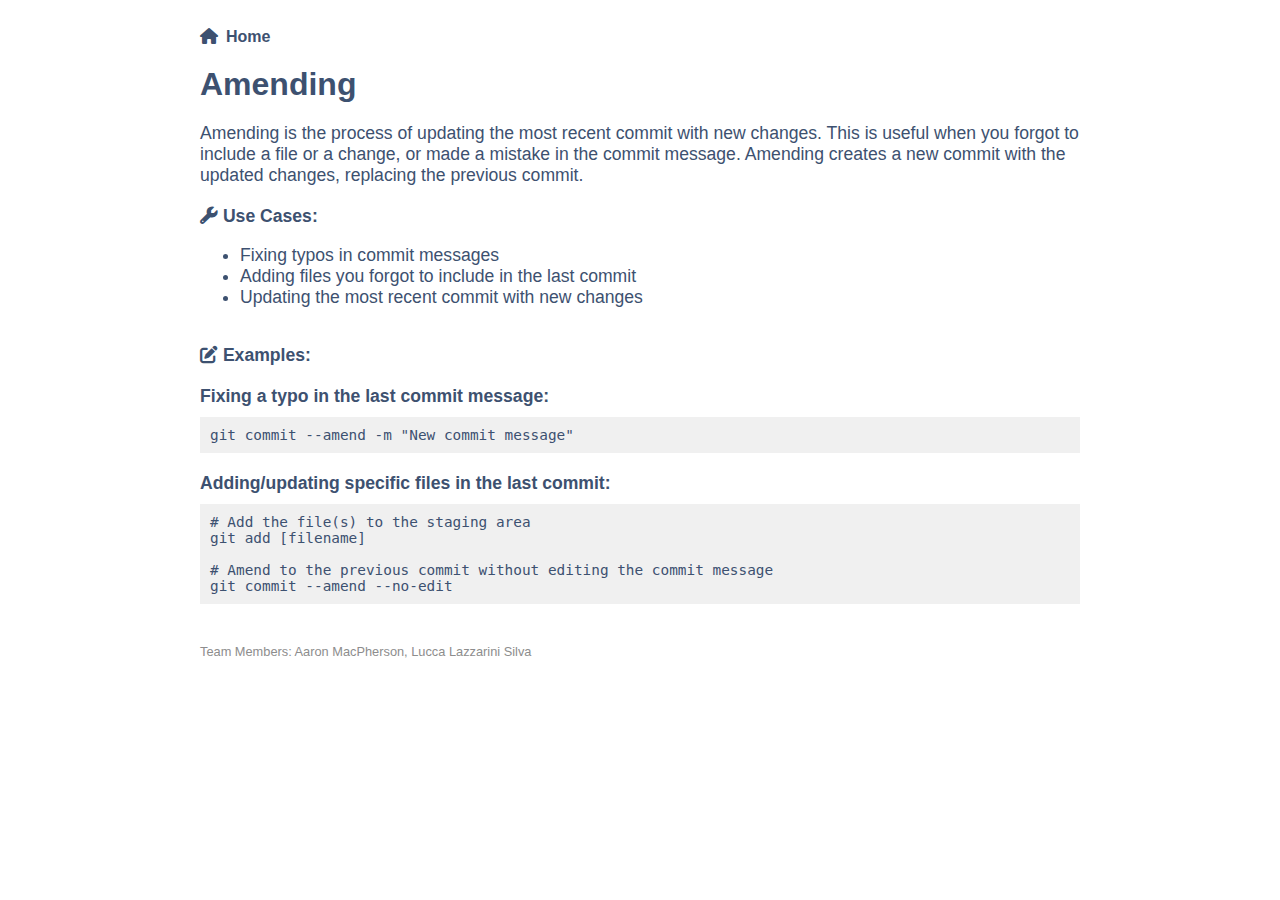
<file: amending.htm>
<!DOCTYPE html>
<html lang="en">
  <head>
    <meta charset="UTF-8" />
    <meta name="viewport" content="width=device-width, initial-scale=1.0" />
    <title>Git 101 : Amending</title>
    <link href="lib/fontawesome/css/all.css" rel="stylesheet" />
    <link rel="stylesheet" href="css/styles.css" />
  </head>
  <body class="g-base">
    <main id="p-topic">
      <nav id="s-navigation">
        <div class="nav-link">
          <i class="fas fa-home"></i><a href="index.html">Home</a>
        </div>
      </nav>

      <div id="s-title">Amending</div>

      <div id="s-definition">
        Amending is the process of updating the most recent commit with new
        changes. This is useful when you forgot to include a file or a change, or made a
        mistake in the commit message. Amending creates a new commit with the
        updated changes, replacing the previous commit.
      </div>

      <div id="s-use-cases">
        <div><i class="fa-solid fa-wrench"></i> Use Cases:</div>
        <ul>
          <li>Fixing typos in commit messages</li>
          <li>Adding files you forgot to include in the last commit</li>
          <li>Updating the most recent commit with new changes</li>
        </ul>
      </div>

      <div id="s-examples">
        <div><i class="fa-solid fa-pen-to-square"></i> Examples:</div>
        <div>
          <div><b>Fixing a typo in the last commit message:</b></div>
          <div class="code">git commit --amend -m "New commit message"</div>
        </div>
        <div>
          <div><b>Adding/updating specific files in the last commit:</b></div>
          <div class="code">
            # Add the file(s) to the staging area<br />
            git add [filename]<br /><br />

            # Amend to the previous commit without editing the commit message<br />
            git commit --amend --no-edit
          </div>
        </div>
      </div>

      <footer id="s-footer">
        Team Members: Aaron MacPherson, Lucca Lazzarini Silva
      </footer>
    </main>
  </body>
</html>
</file>
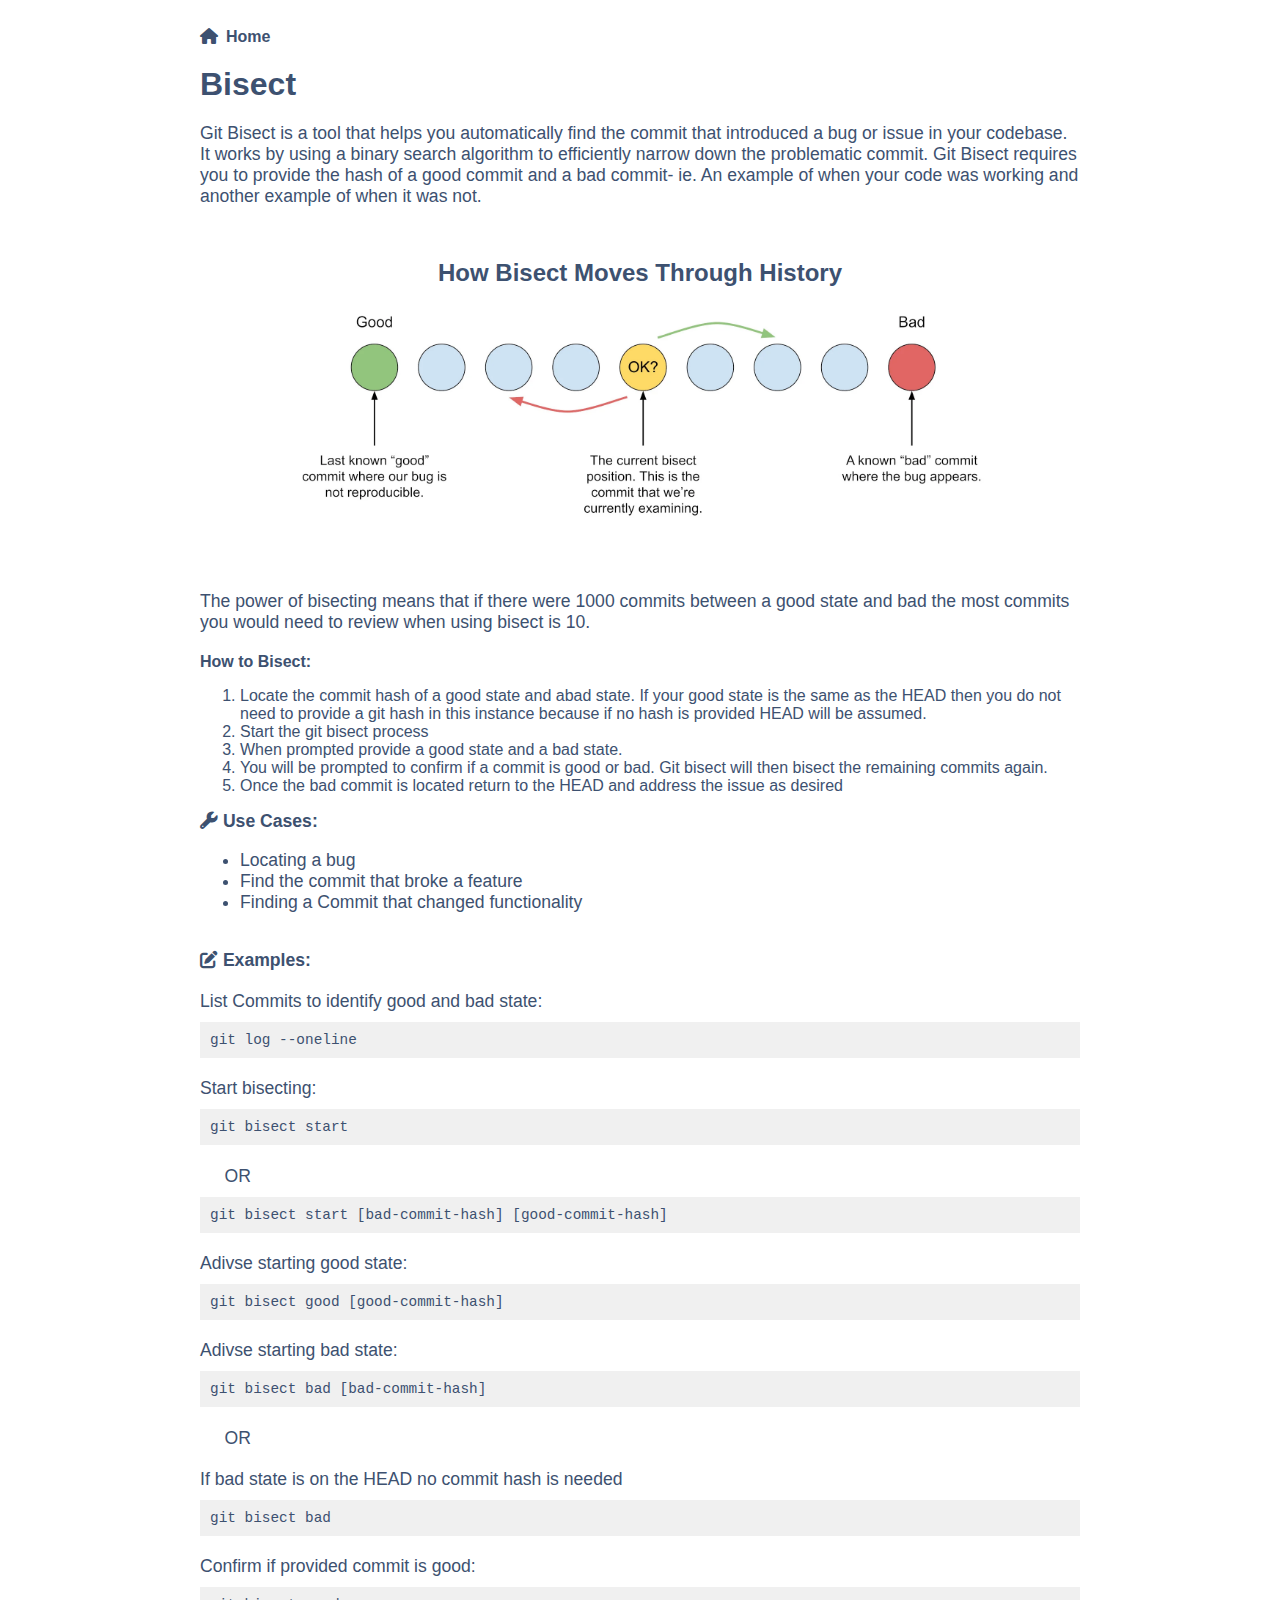
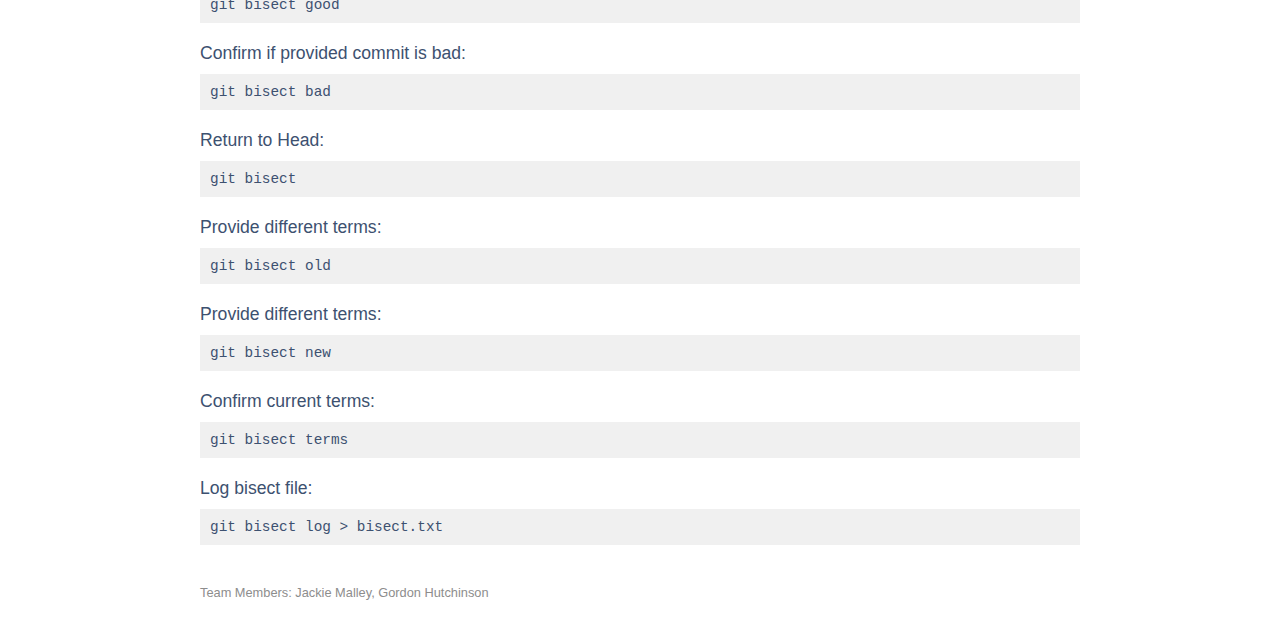
<file: bisect.htm>
<!DOCTYPE html>
<html lang="en">

<head>
    <meta charset="UTF-8">
    <meta name="viewport" content="width=device-width, initial-scale=1.0">
    <title>Git 101 : Bisect</title>
    <link href="lib/fontawesome/css/all.css" rel="stylesheet">
    <link rel="stylesheet" href="css/styles.css">
</head>

<body class="g-base">
    <main id="p-topic">
        <nav id="s-navigation">
            <div class="nav-link">
                <i class="fas fa-home"></i><a href="index.html">Home</a>
            </div>
        </nav>

        <div id="s-title">
            Bisect
        </div>

        <div id="s-definition">
            Git Bisect is a tool that helps you automatically find the commit that introduced a bug or issue in your
            codebase.
            It works by using a binary search algorithm to efficiently narrow down the problematic commit. Git Bisect
            requires you to provide
            the hash of a good commit and a bad commit- ie. An example of when your code was working and another example
            of when it was not.
        </div>

        <div style="text-align: center; margin-top: 2em; margin-bottom: 4em;">
            <h2>How Bisect Moves Through History </h2>
            <img src="images/Git_Bisect_Illustration.png" alt="bisect commit history" class="tutorial-image" width="80%"
                height="80%">
        </div>
        <div id="s-definition">The power of bisecting means that if there were 1000 commits between a good state and bad
            the most commits you would need to review when using bisect is 10.
        </div>

        <div><b>How to Bisect:</b></div>
        <ol>
            <li>Locate the commit hash of a good state and abad state. If your good state is the same as the HEAD then
                you
                do not need to provide a git hash in this instance because if no hash is provided HEAD will be assumed.
            </li>
            <li>Start the git bisect process </li>
            <li>When prompted provide a good state and a bad state. </li>
            <li>You will be prompted to confirm if a commit is good or bad. Git bisect will then bisect the remaining commits again. 
            </li>
            <li> Once the bad commit is located return to the HEAD and address the issue as desired</b></li>
        </ol>
        </div>

        <div id="s-use-cases">
            <div><i class="fa-solid fa-wrench"></i> Use Cases:</div>
            <ul>
                <li>Locating a bug</li>
                <li>Find the commit that broke a feature</li>
                <li>Finding a Commit that changed functionality</li>
            </ul>
        </div>

        <div id="s-examples">
            <div><i class="fa-solid fa-pen-to-square"></i> Examples:</div>
            <div>
                <div>List Commits to identify good and bad state:</div>
                <div class="code">git log --oneline</div>
            </div>
            <div>
                <div>Start bisecting:</div>
                <div class="code">git bisect start</div>
                <br>
                <div>&nbsp&nbsp&nbsp&nbsp OR</div>
                <div class="code">git bisect start [bad-commit-hash] [good-commit-hash]</div>
            </div>
            <div>
                <div>Adivse starting good state:</div>
                <div class="code">git bisect good [good-commit-hash]</div>
            </div>
            <div>
                <div>Adivse starting bad state:</div>
                <div class="code">git bisect bad [bad-commit-hash]</div>
                <br>
                <div>&nbsp&nbsp&nbsp&nbsp OR</div>
            </div>
            <div>
                <div>If bad state is on the HEAD no commit hash is needed</div>
                <div class="code">git bisect bad</div>
            </div>
            <div>
                <div>Confirm if provided commit is good:</div>
                <div class="code">git bisect good</div>
            </div>
            <div>
                <div>Confirm if provided commit is bad:</div>
                <div class="code">git bisect bad</div>
            </div>
            <div>
                <div>Return to Head:</div>
                <div class="code">git bisect </div>
            </div>
            <div>
                <div>Provide different terms:</div>
                <div class="code">git bisect old</div>
            </div>
            <div>
                <div>Provide different terms:</div>
                <div class="code">git bisect new</div>
            </div>
            <div>
                <div>Confirm current terms:</div>
                <div class="code">git bisect terms</div>
            </div>
            <div>
                <div>Log bisect file:</div>
                <div class="code">git bisect log > bisect.txt</div>
            </div>
            </div>

            <footer id="s-footer">
                Team Members: Jackie Malley, Gordon Hutchinson
            </footer>
    </main>
</body>

</html>
</file>
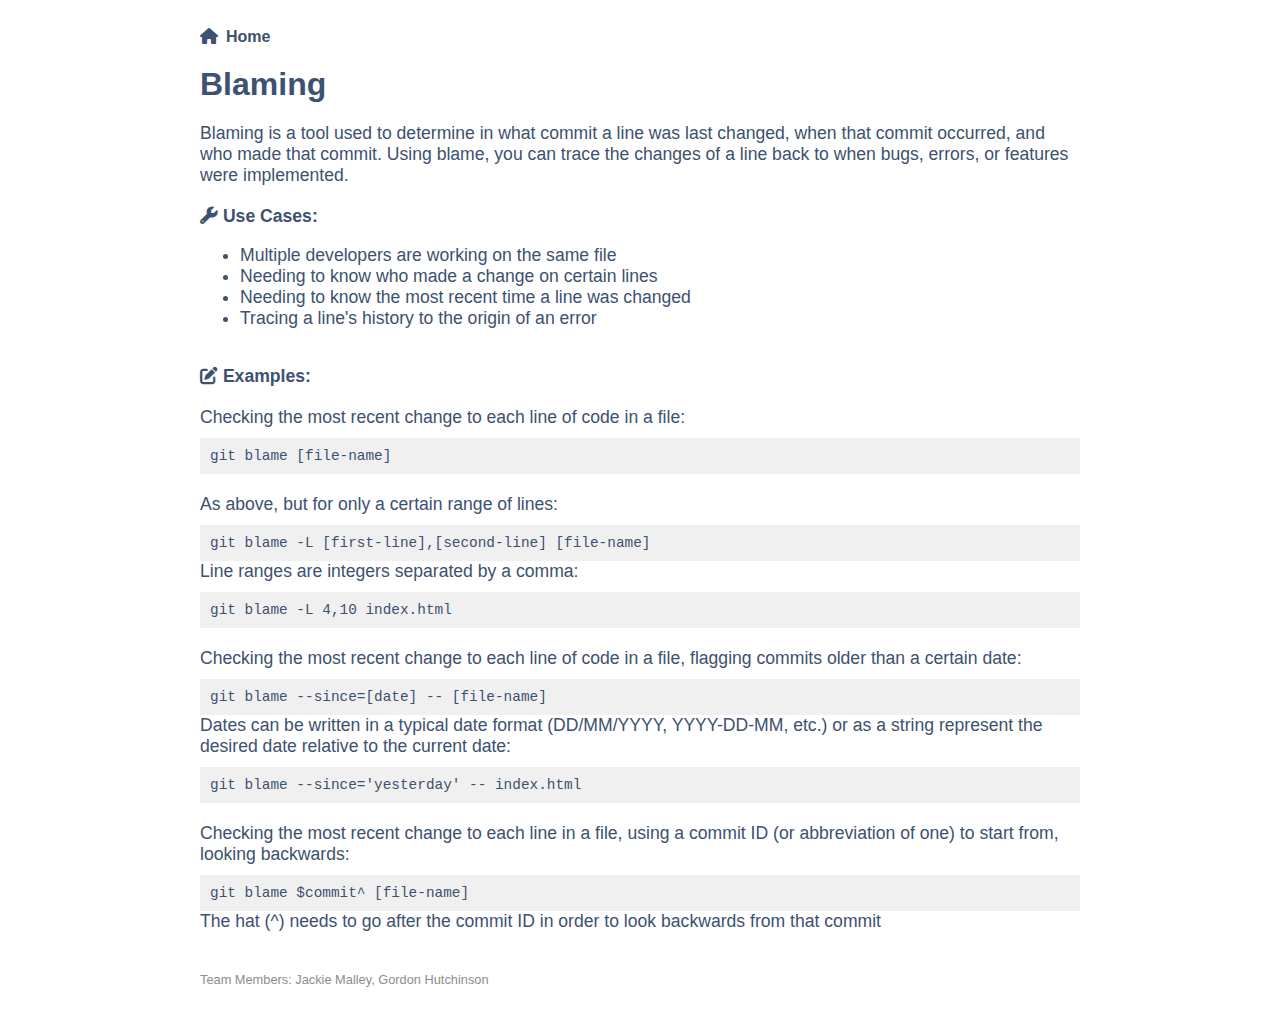
<file: blaming.htm>
<!DOCTYPE html>
<html lang="en">
  <head>
    <meta charset="UTF-8">
    <meta name="viewport" content="width=device-width, initial-scale=1.0">
    <title>Git 101 : Blaming</title>
    <link href="lib/fontawesome/css/all.css" rel="stylesheet">
    <link rel="stylesheet" href="css/styles.css">
  </head>
  <body class="g-base">
    <main id="p-topic">
      <nav id="s-navigation">
        <div class="nav-link">
          <i class="fas fa-home"></i><a href="index.html">Home</a>
        </div>
      </nav>
      
      <div id="s-title">
        Blaming
      </div>

      <div id="s-definition">
        Blaming is a tool used to determine in what commit a line was last changed, when that commit occurred, and who made that commit. Using blame, you can trace the changes of a line back to when bugs, errors, or features were implemented.
      </div>

      <div id="s-use-cases">
        <div><i class="fa-solid fa-wrench"></i> Use Cases:</div>
        <ul>
          <li>Multiple developers are working on the same file</li>
          <li>Needing to know who made a change on certain lines</li>
          <li>Needing to know the most recent time a line was changed</li>
          <li>Tracing a line's history to the origin of an error</li>
        </ul>
      </div>

      <div id="s-examples">
        <div><i class="fa-solid fa-pen-to-square"></i> Examples:</div>
        <div>
          <div>Checking the most recent change to each line of code in a file:</div>
          <div class="code">git blame [file-name]</div>
        </div>
        <div>
          <div>As above, but for only a certain range of lines:</div>
          <div class="code">git blame -L [first-line],[second-line] [file-name]</div>
          <div class="explanation">Line ranges are integers separated by a comma:</div>
          <div class="code">git blame -L 4,10 index.html</div>
        </div>
        <div>
          <div>Checking the most recent change to each line of code in a file, flagging commits older than a certain date:</div>
          <div class="code">git blame --since=[date] -- [file-name]</div>
          <div class="explanation">Dates can be written in a typical date format (DD/MM/YYYY, YYYY-DD-MM, etc.) or as a string represent the desired date relative to the current date:</div>
          <div class="code">git blame --since='yesterday' -- index.html</div>
        </div>
        <div>
          <div>Checking the most recent change to each line in a file, using a commit ID (or abbreviation of one) to start from, looking backwards:</div>
          <div class="code">git blame $commit^ [file-name]</div>
          <div class="explanation">The hat (^) needs to go after the commit ID in order to look backwards from that commit</div>
        </div>
      </div>

      <footer id="s-footer">
        Team Members: Jackie Malley, Gordon Hutchinson
      </footer>
    </main>
  </body>
</html>
</file>
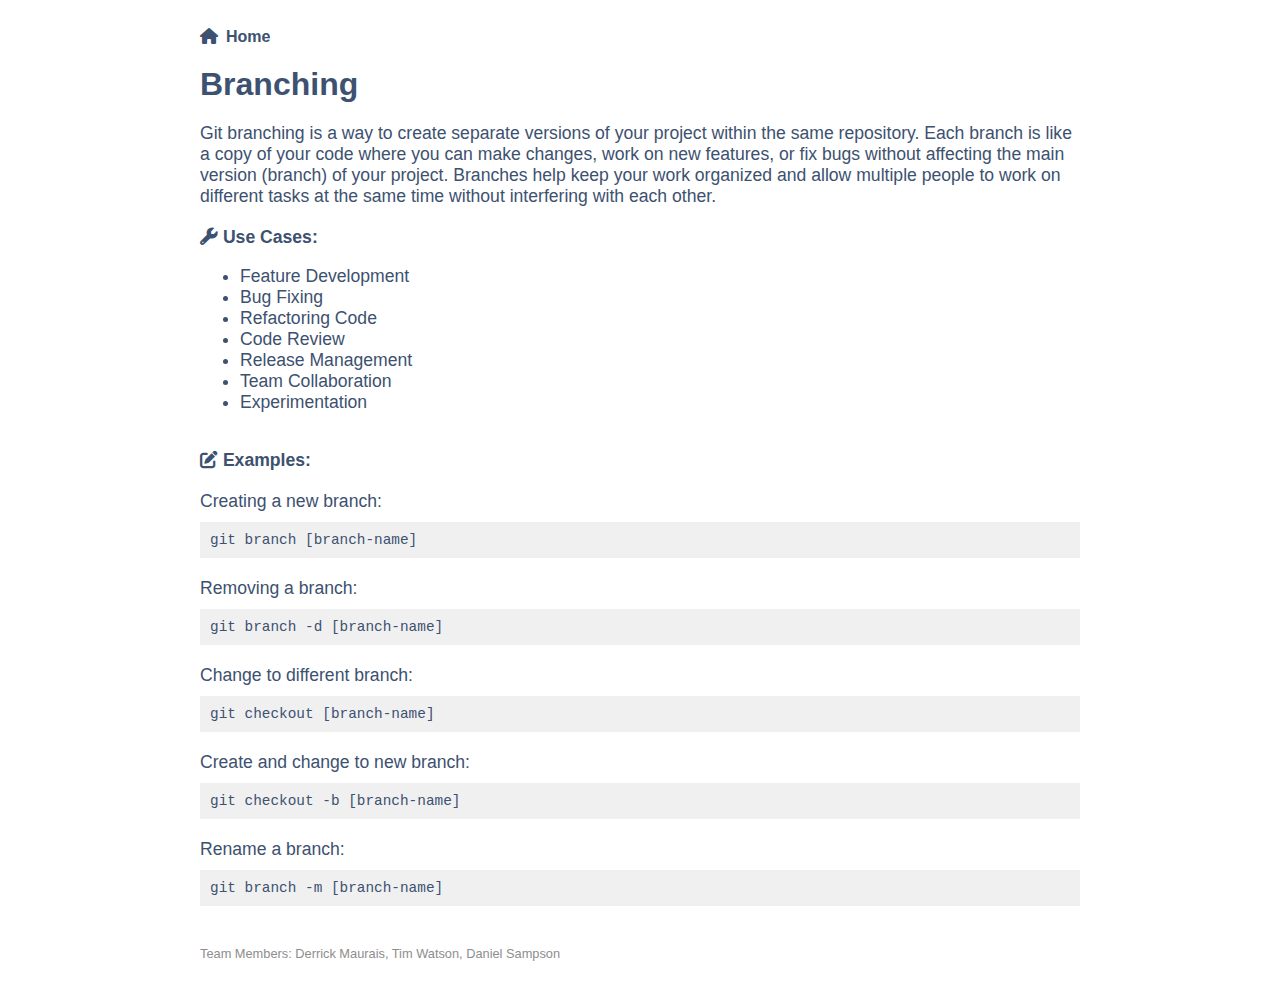
<file: branching.htm>
<!DOCTYPE html>
<html lang="en">

<head>
  <meta charset="UTF-8">
  <meta name="viewport" content="width=device-width, initial-scale=1.0">
  <title>Git 101 : Branching</title>
  <link href="lib/fontawesome/css/all.css" rel="stylesheet">
  <link rel="stylesheet" href="css/styles.css">
</head>

<body class="g-base">
  <main id="p-topic">
    <nav id="s-navigation">
      <div class="nav-link">
        <i class="fas fa-home"></i><a href="index.html">Home</a>
      </div>
    </nav>

    <div id="s-title">
      Branching
    </div>

    <div id="s-definition">
      Git branching is a way to create separate versions of your project within the same repository. Each
      branch is like a copy of your code where you can make changes, work on new features, or fix bugs without affecting
      the main version (branch) of your project. Branches help keep your work organized and allow multiple people to work on
      different tasks at the same time without interfering with each other.
    </div>

    <div id="s-use-cases">
      <div><i class="fa-solid fa-wrench"></i> Use Cases:</div>
      <ul>
        <li>Feature Development</li>
        <li>Bug Fixing</li>
        <li>Refactoring Code</li>
        <li>Code Review</li>
        <li>Release Management</li>
        <li>Team Collaboration</li>
        <li>Experimentation</li>

      </ul>
    </div>

    <div id="s-examples">
      <div><i class="fa-solid fa-pen-to-square"></i> Examples:</div>
      <div>
        <div>Creating a new branch:</div>
        <div class="code">git branch [branch-name]</div>
      </div>
      <div>
        <div>Removing a branch:</div>
        <div class="code">git branch -d [branch-name]</div>
      </div>
      <div>
        <div>Change to different branch:</div>
        <div class="code">git checkout [branch-name]</div>
      </div>
      <div>
        <div>Create and change to new branch:</div>
        <div class="code">git checkout -b [branch-name]</div>
      </div>
      <div>
        <div>Rename a branch:</div>
        <div class="code">git branch -m [branch-name]</div>
      </div>
    </div>


    <footer id="s-footer">
      Team Members: Derrick Maurais, Tim Watson, Daniel Sampson
    </footer>
  </main>
</body>

</html>
</file>
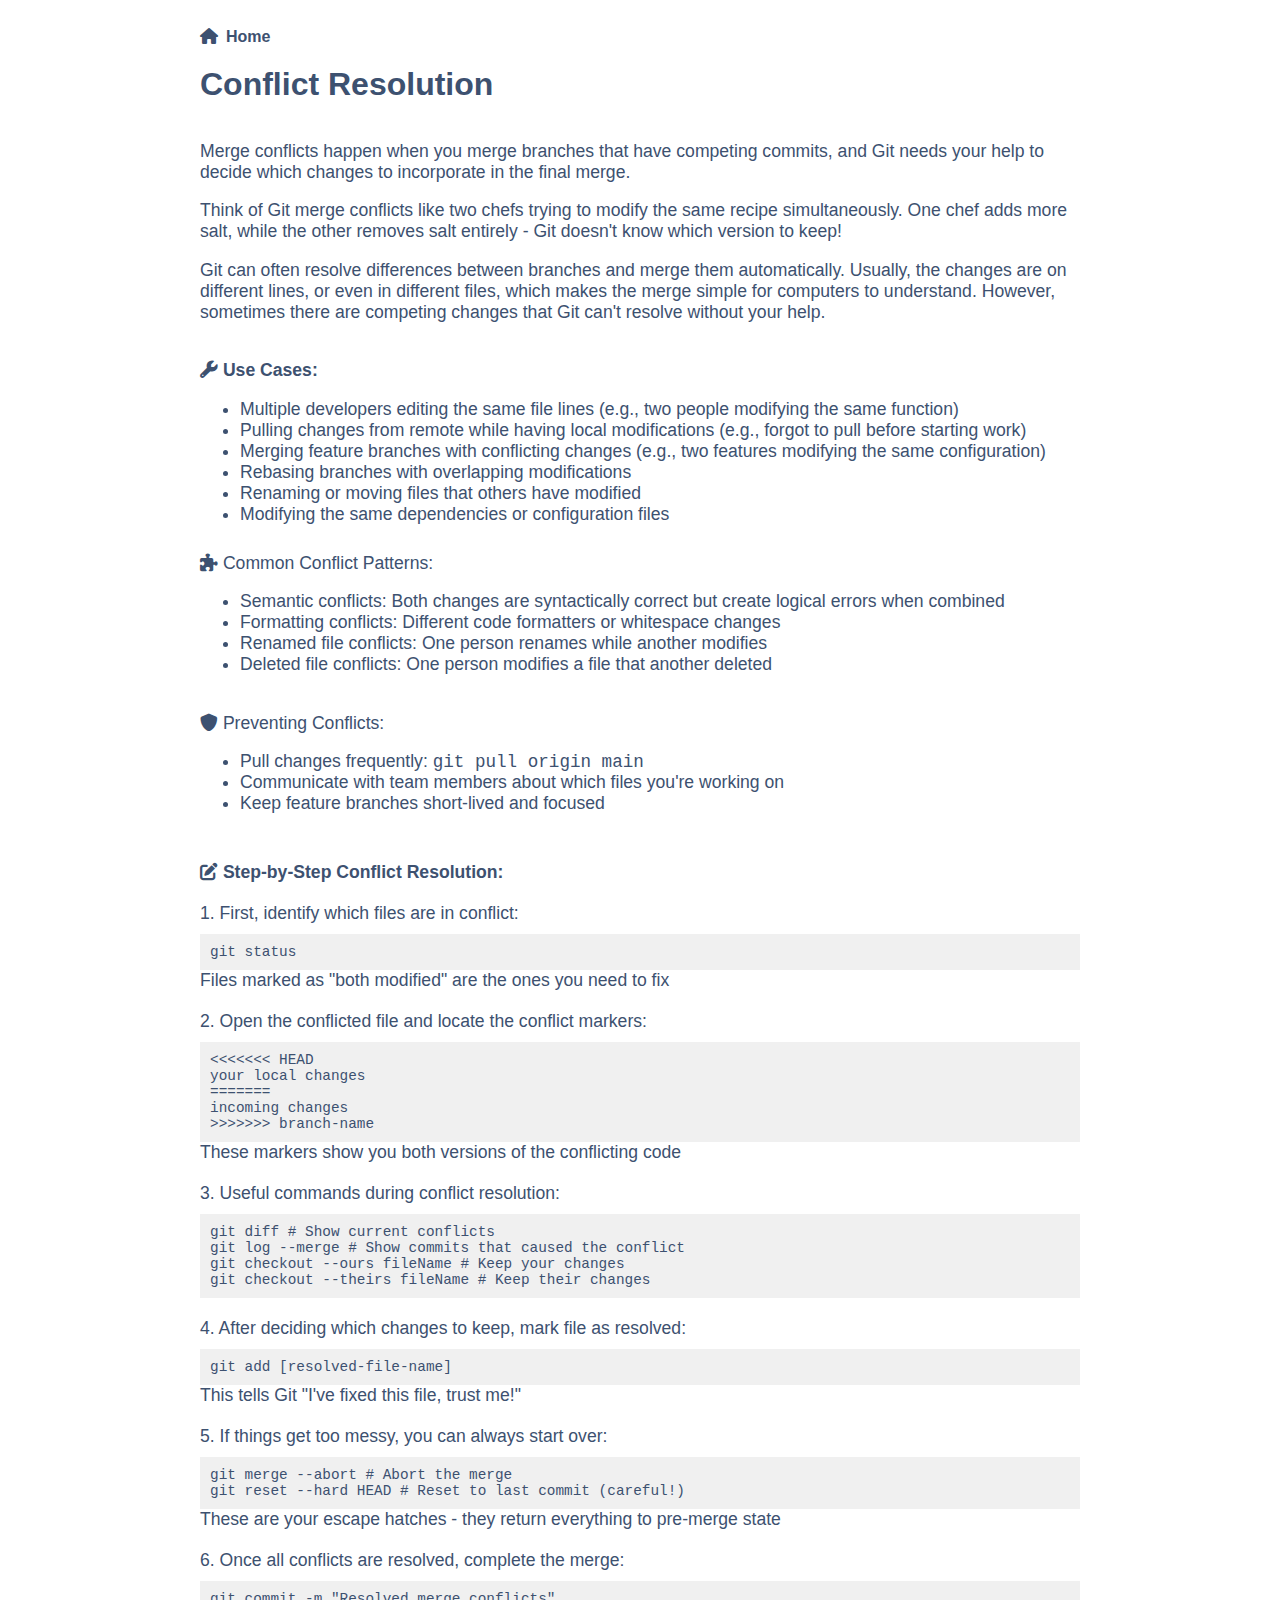
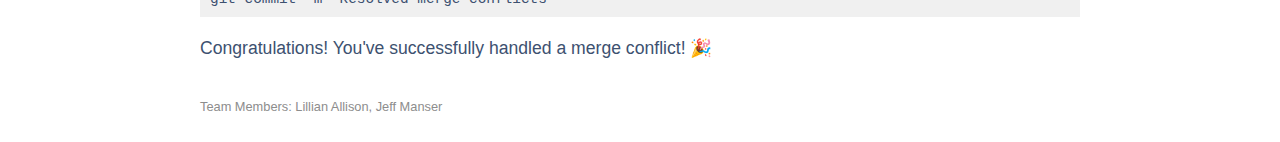
<file: conflicts.htm>
<!DOCTYPE html>
<html lang="en">

<head>
  <meta charset="UTF-8">
  <meta name="viewport" content="width=device-width, initial-scale=1.0">
  <title>Git 101 : Conflict Resolution</title>
  <link href="lib/fontawesome/css/all.css" rel="stylesheet">
  <link rel="stylesheet" href="css/styles.css">
</head>

<body class="g-base">
  <main id="p-topic">
    <nav id="s-navigation">
      <div class="nav-link">
        <i class="fas fa-home"></i><a href="index.html">Home</a>
      </div>
    </nav>

    <div id="s-title">
      Conflict Resolution
    </div>

    <div id="s-definition">
      <p>
      Merge conflicts happen when you merge branches that have competing commits, and Git needs your help to decide
      which changes to incorporate in the final merge.
      </p>
      <p>
      Think of Git merge conflicts like two chefs trying to modify the same recipe simultaneously. One chef adds more
      salt, while the other removes salt entirely - Git doesn't know which version to keep!
      </p>
      <p>
      Git can often resolve differences between branches and merge them automatically. Usually, the changes are on
      different lines, or even in different files, which makes the merge simple for computers to understand. However,
      sometimes there are competing changes that Git can't resolve without your help.
      </p>
    </div>

    <div id="s-use-cases">
      <div><i class="fa-solid fa-wrench"></i> Use Cases:</div>
      <ul>
        <li>Multiple developers editing the same file lines (e.g., two people modifying the same function)</li>
        <li>Pulling changes from remote while having local modifications (e.g., forgot to pull before starting work)
        </li>
        <li>Merging feature branches with conflicting changes (e.g., two features modifying the same configuration)</li>
        <li>Rebasing branches with overlapping modifications</li>
        <li>Renaming or moving files that others have modified</li>
        <li>Modifying the same dependencies or configuration files</li>
      </ul>
    </div>

    <div id="s-common-patterns">
      <div><i class="fa-solid fa-puzzle-piece"></i> Common Conflict Patterns:</div>
      <ul>
        <li>Semantic conflicts: Both changes are syntactically correct but create logical errors when combined</li>
        <li>Formatting conflicts: Different code formatters or whitespace changes</li>
        <li>Renamed file conflicts: One person renames while another modifies</li>
        <li>Deleted file conflicts: One person modifies a file that another deleted</li>
      </ul>
    </div>

    <div id="s-prevention">
      <div><i class="fa-solid fa-shield"></i> Preventing Conflicts:</div>
      <ul>
        <li>Pull changes frequently: <code>git pull origin main</code></li>
        <li>Communicate with team members about which files you're working on</li>
        <li>Keep feature branches short-lived and focused</li>
      </ul>
    </div>

    <div id="s-examples">
      <div><i class="fa-solid fa-pen-to-square"></i> Step-by-Step Conflict Resolution:</div>
      <div>
        <div>1. First, identify which files are in conflict:</div>
        <div class="code">git status</div>
        <div class="explanation">Files marked as "both modified" are the ones you need to fix</div>
      </div>
      <div>
        <div>2. Open the conflicted file and locate the conflict markers:</div>
        <div class="code">
          <<<<<<< HEAD<br> your local changes<br>=======<br>incoming changes<br>>>>>>>> branch-name
        </div>
        <div class="explanation">These markers show you both versions of the conflicting code</div>
      </div>
      <div>
        <div>3. Useful commands during conflict resolution:</div>
        <div class="code">
          git diff # Show current conflicts<br>
          git log --merge # Show commits that caused the conflict<br>
          git checkout --ours fileName # Keep your changes<br>
          git checkout --theirs fileName # Keep their changes
        </div>
      </div>
      <div>
        <div>4. After deciding which changes to keep, mark file as resolved:</div>
        <div class="code">git add [resolved-file-name]</div>
        <div class="explanation">This tells Git "I've fixed this file, trust me!"</div>
      </div>
      <div>
        <div>5. If things get too messy, you can always start over:</div>
        <div class="code">
          git merge --abort # Abort the merge<br>
          git reset --hard HEAD # Reset to last commit (careful!)
        </div>
        <div class="explanation">These are your escape hatches - they return everything to pre-merge state</div>
      </div>
      <div>
        <div>6. Once all conflicts are resolved, complete the merge:</div>
        <div class="code">git commit -m "Resolved merge conflicts"</div>
        <br>
        <div class="explanation">Congratulations! You've successfully handled a merge conflict! 🎉</div>
      </div>
    </div>
    <footer id="s-footer">
      Team Members: Lillian Allison, Jeff Manser
    </footer>
  </main>
</body>

</html>
</file>
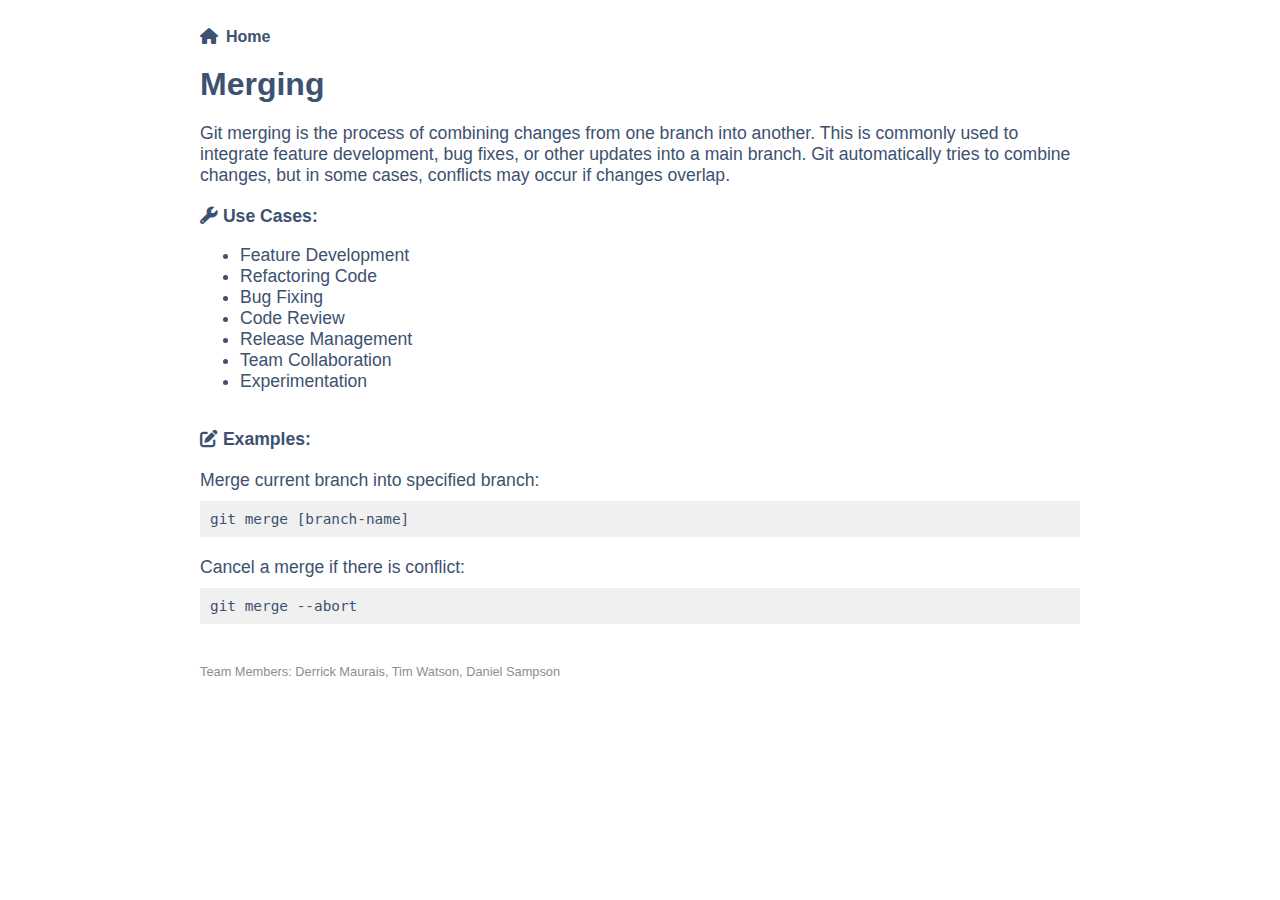
<file: merging.htm>
<!DOCTYPE html>
<html lang="en">

<head>
  <meta charset="UTF-8">
  <meta name="viewport" content="width=device-width, initial-scale=1.0">
  <title>Git 101 : Merging</title>
  <link href="lib/fontawesome/css/all.css" rel="stylesheet">
  <link rel="stylesheet" href="css/styles.css">
</head>

<body class="g-base">
  <main id="p-topic">
    <nav id="s-navigation">
      <div class="nav-link">
        <i class="fas fa-home"></i><a href="index.html">Home</a>
      </div>
    </nav>

    <div id="s-title">
      Merging
    </div>

    <div id="s-definition">
      Git merging is the process of combining changes from one branch into another. This is commonly used to integrate
      feature development, bug fixes, or other updates into a main branch. Git automatically tries to combine changes,
      but in some cases, conflicts may occur if changes overlap.
    </div>

    <div id="s-use-cases">
      <div><i class="fa-solid fa-wrench"></i> Use Cases:</div>
      <ul>
        <li>Feature Development</li>
        <li>Refactoring Code</li>
        <li>Bug Fixing</li>
        <li>Code Review</li>
        <li>Release Management</li>
        <li>Team Collaboration</li>
        <li>Experimentation</li>
      </ul>
    </div>

    <div id="s-examples">
      <div><i class="fa-solid fa-pen-to-square"></i> Examples:</div>
      <div>
        <div>Merge current branch into specified branch:</div>
        <div class="code">git merge [branch-name]</div>
      </div>
      <div>
        <div>Cancel a merge if there is conflict:</div>
        <div class="code">git merge --abort</div>
      </div>
    </div>

    <footer id="s-footer">
      Team Members: Derrick Maurais, Tim Watson, Daniel Sampson
    </footer>
  </main>
</body>

</html>
</file>
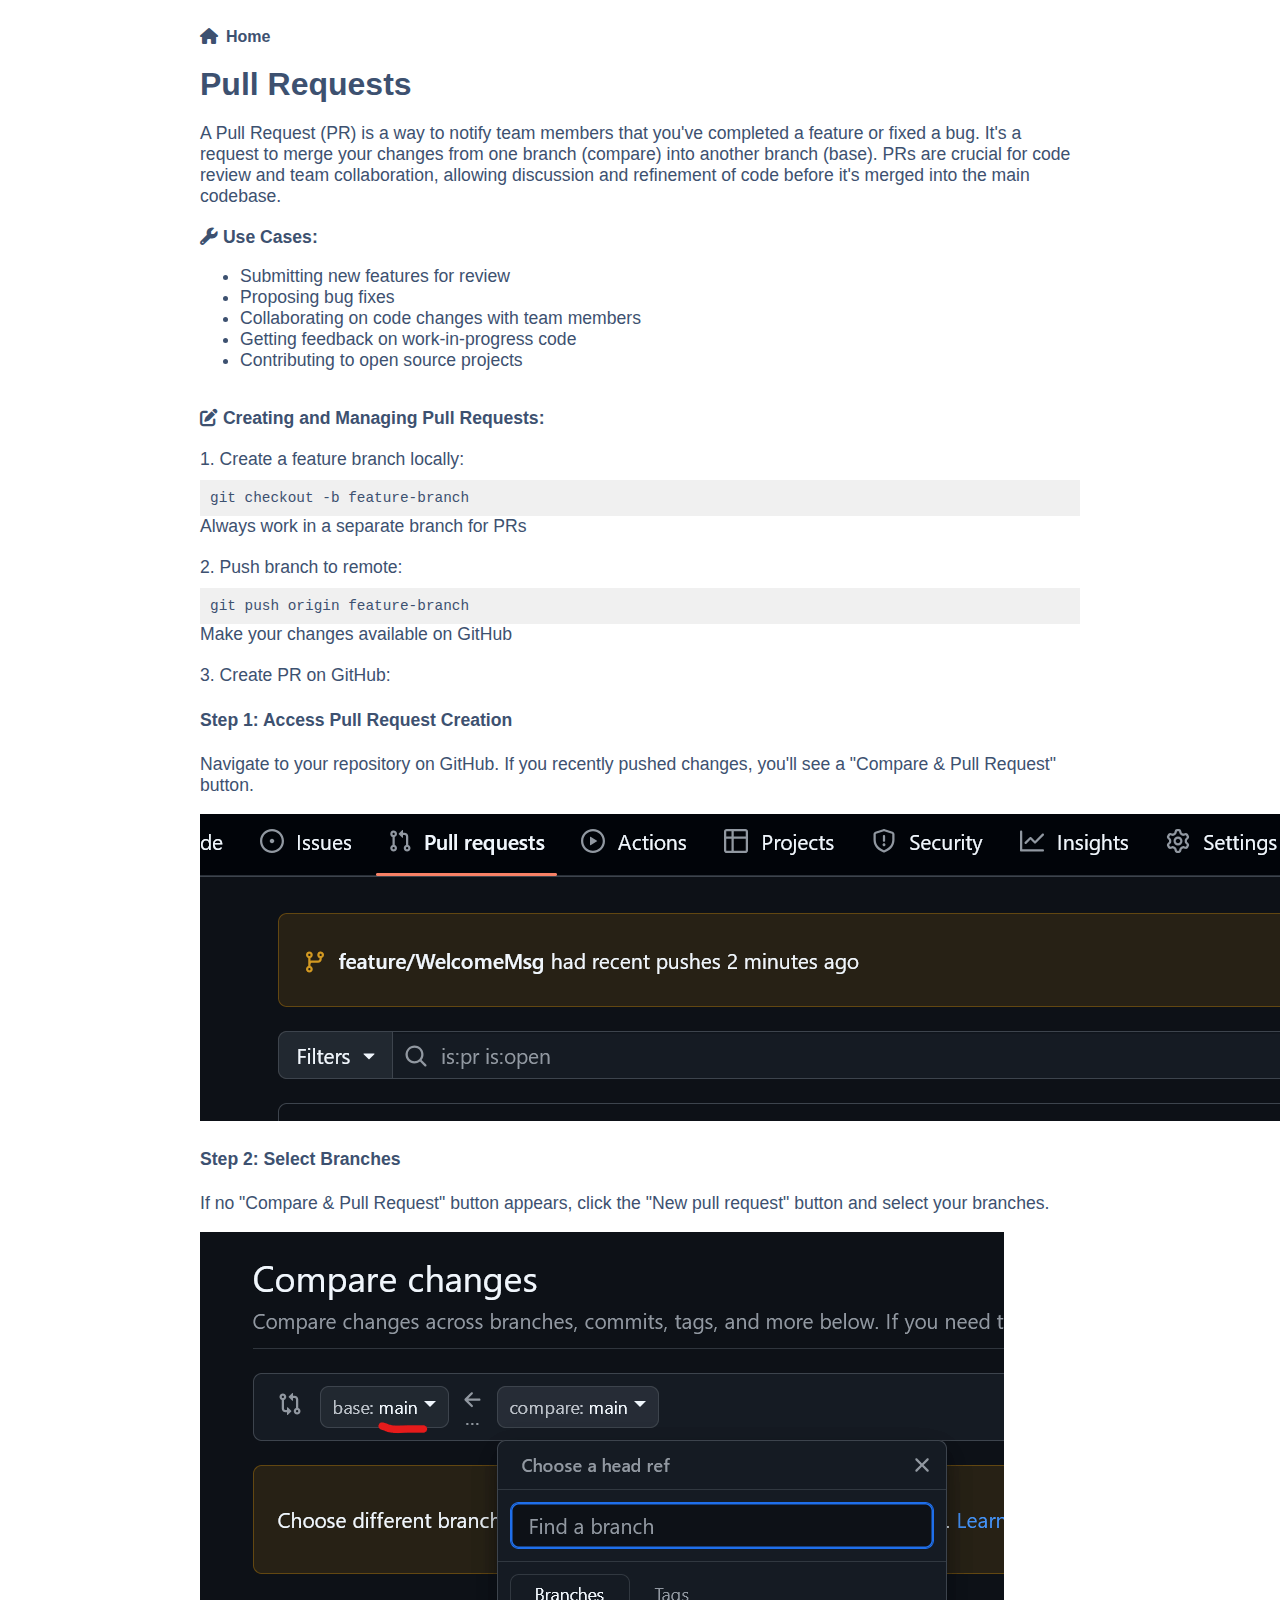
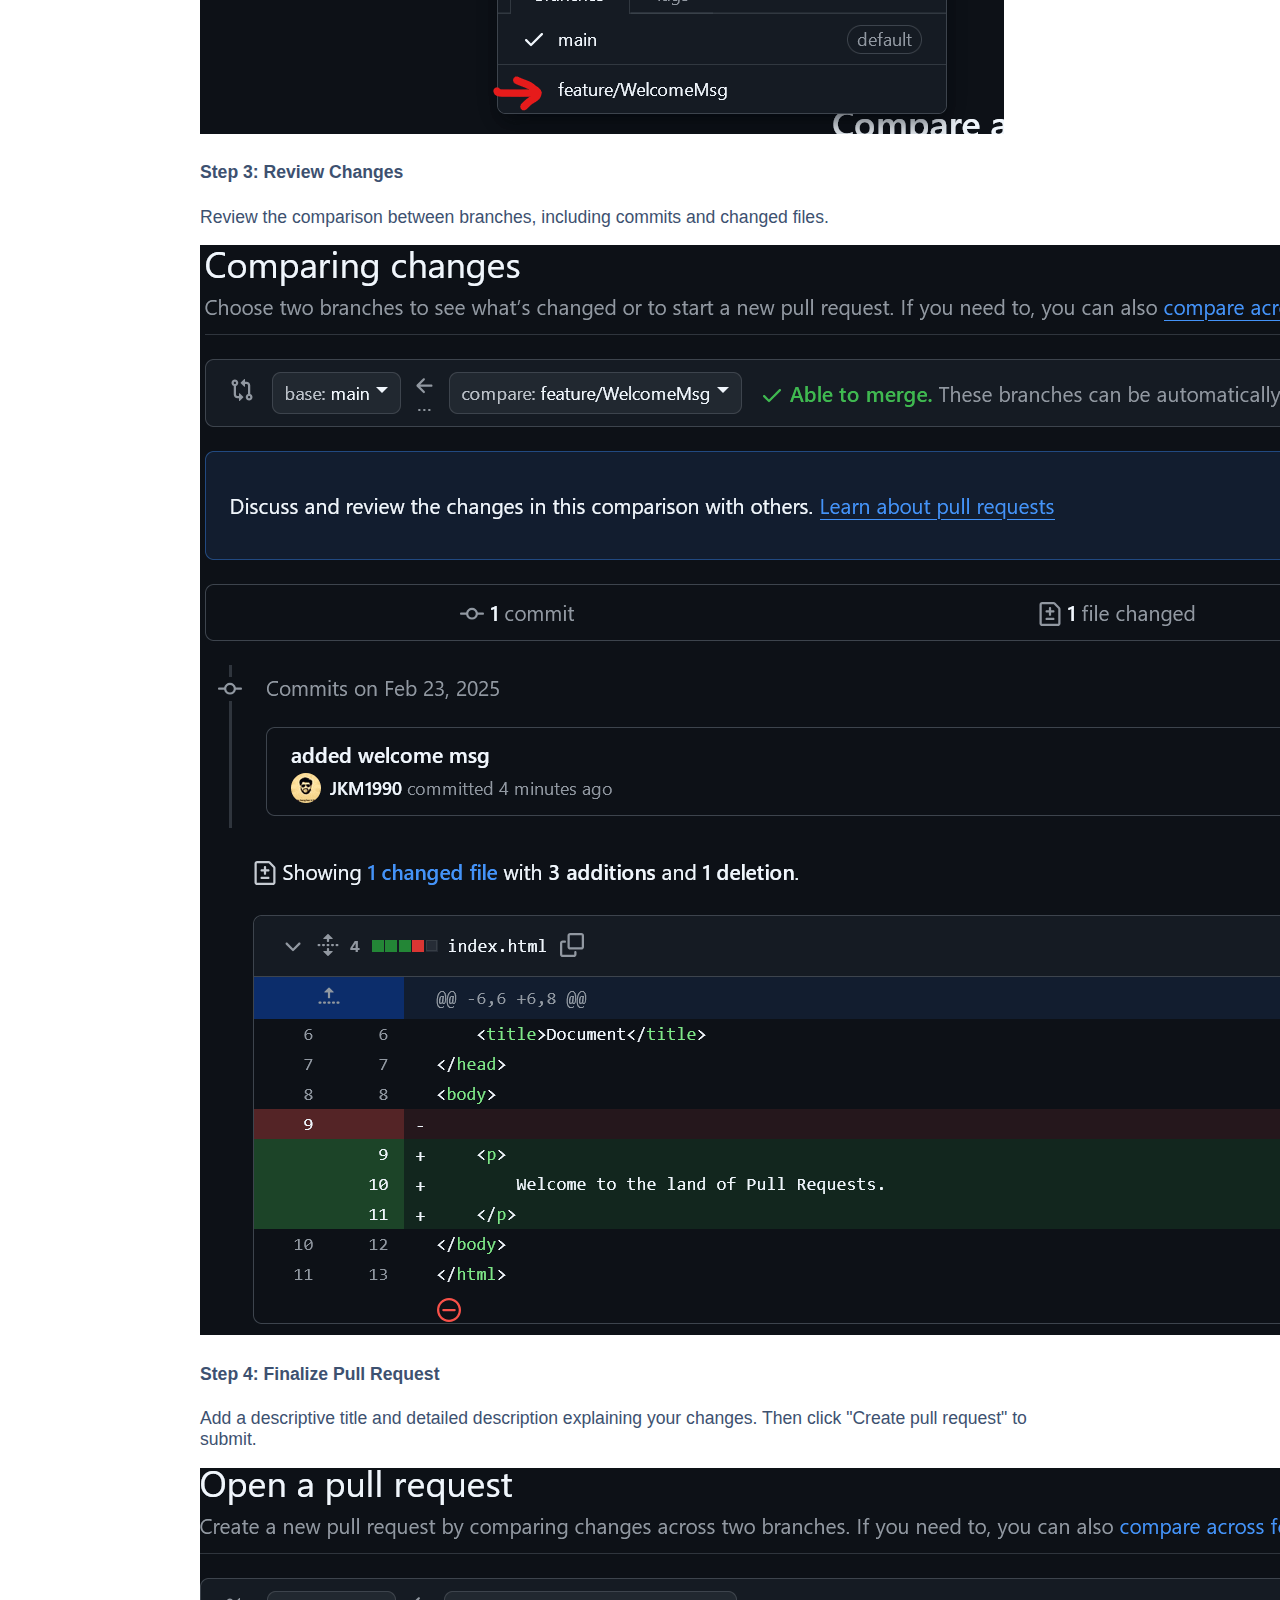
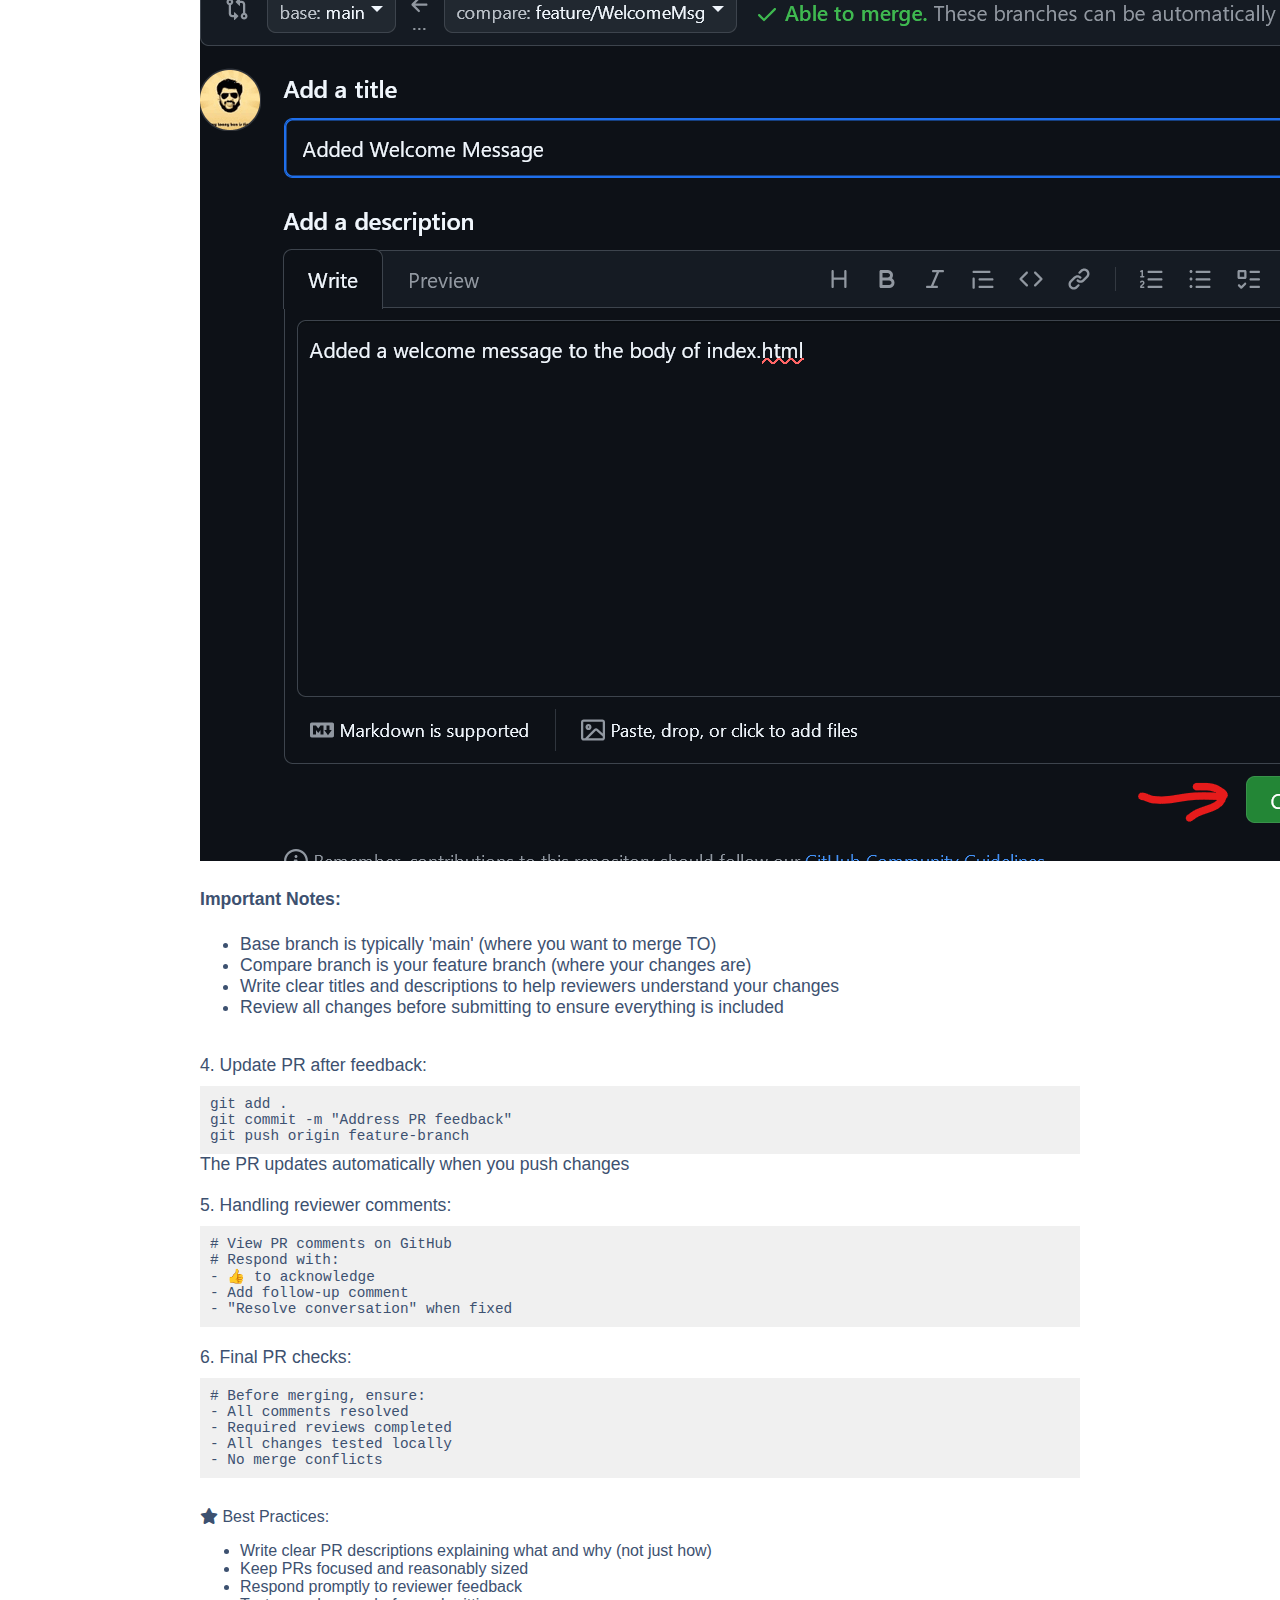
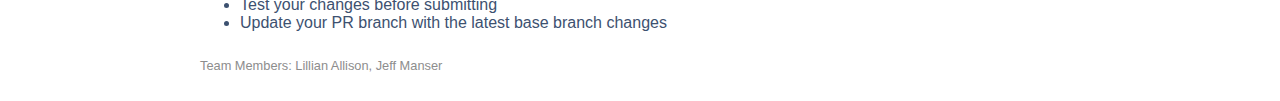
<file: pullrequests.htm>
<!DOCTYPE html>
<html lang="en">

<head>
    <meta charset="UTF-8">
    <meta name="viewport" content="width=device-width, initial-scale=1.0">
    <title>Git 101 : Pull Requests</title>
    <link href="lib/fontawesome/css/all.css" rel="stylesheet">
    <link rel="stylesheet" href="css/styles.css">
</head>

<body class="g-base">
    <main id="p-topic">
        <nav id="s-navigation">
            <div class="nav-link">
                <i class="fas fa-home"></i><a href="index.html">Home</a>
            </div>
        </nav>

        <div id="s-title">
            Pull Requests
        </div>

        <div id="s-definition">
            A Pull Request (PR) is a way to notify team members that you've completed a feature or fixed a bug. It's a
            request to merge your changes from one branch (compare) into another branch (base). PRs are crucial for code
            review and team collaboration, allowing discussion and refinement of code before it's merged into the main
            codebase.
        </div>

        <div id="s-use-cases">
            <div><i class="fa-solid fa-wrench"></i> Use Cases:</div>
            <ul>
                <li>Submitting new features for review</li>
                <li>Proposing bug fixes</li>
                <li>Collaborating on code changes with team members</li>
                <li>Getting feedback on work-in-progress code</li>
                <li>Contributing to open source projects</li>
            </ul>
        </div>

        <div id="s-examples">
            <div><i class="fa-solid fa-pen-to-square"></i> Creating and Managing Pull Requests:</div>
            <div>
                <div>1. Create a feature branch locally:</div>
                <div class="code">git checkout -b feature-branch</div>
                <div class="explanation">Always work in a separate branch for PRs</div>
            </div>
            <div>
                <div>2. Push branch to remote:</div>
                <div class="code">git push origin feature-branch</div>
                <div class="explanation">Make your changes available on GitHub</div>
            </div>
            <div>
                <div>3. Create PR on GitHub:</div>

                <div class="step-container">
                    <div class="step-description">
                        <h4>Step 1: Access Pull Request Creation</h4>
                        <p>Navigate to your repository on GitHub. If you recently pushed changes, you'll see a "Compare
                            & Pull Request" button.</p>
                        <img src="images/recentbranch.png" alt="Compare & Pull Request button after recent changes"
                            class="tutorial-image">
                    </div>

                    <div class="step-description">
                        <h4>Step 2: Select Branches</h4>
                        <p>If no "Compare & Pull Request" button appears, click the "New pull request" button and select
                            your branches.</p>
                        <img src="images/newpr.png" alt="Branch selection dropdowns" class="tutorial-image">
                    </div>

                    <div class="step-description">
                        <h4>Step 3: Review Changes</h4>
                        <p>Review the comparison between branches, including commits and changed files.</p>
                        <img src="images/createpr.png" alt="Branch comparison view showing commits and files"
                            class="tutorial-image">
                    </div>

                    <div class="step-description">
                        <h4>Step 4: Finalize Pull Request</h4>
                        <p>Add a descriptive title and detailed description explaining your changes. Then click "Create
                            pull request" to submit.</p>
                        <img src="images/prbody.png" alt="Pull request creation form with title and description"
                            class="tutorial-image">
                    </div>
                    <div class="step-notes">
                        <h4>Important Notes:</h4>
                        <ul>
                            <li>Base branch is typically 'main' (where you want to merge TO)</li>
                            <li>Compare branch is your feature branch (where your changes are)</li>
                            <li>Write clear titles and descriptions to help reviewers understand your changes</li>
                            <li>Review all changes before submitting to ensure everything is included</li>
                        </ul>
                    </div>
                </div>
            </div>
            <div>
                <div>4. Update PR after feedback:</div>
                <div class="code">
                    git add .<br>
                    git commit -m "Address PR feedback"<br>
                    git push origin feature-branch</div>
                <div class="explanation">The PR updates automatically when you push changes</div>
            </div>
            <div>
                <div>5. Handling reviewer comments:</div>
                <div class="code">
                    # View PR comments on GitHub<br>
                    # Respond with:<br>
                    - 👍 to acknowledge<br>
                    - Add follow-up comment<br>
                    - "Resolve conversation" when fixed</div>
            </div>
            <div>
                <div>6. Final PR checks:</div>
                <div class="code">
                    # Before merging, ensure:<br>
                    - All comments resolved<br>
                    - Required reviews completed<br>
                    - All changes tested locally<br>
                    - No merge conflicts</div>
            </div>
        </div>

        <div id="s-best-practices">
            <div><i class="fa-solid fa-star"></i> Best Practices:</div>
            <ul>
                <li>Write clear PR descriptions explaining what and why (not just how)</li>
                <li>Keep PRs focused and reasonably sized</li>
                <li>Respond promptly to reviewer feedback</li>
                <li>Test your changes before submitting</li>
                <li>Update your PR branch with the latest base branch changes</li>
            </ul>
        </div>

        <footer id="s-footer">
            Team Members: Lillian Allison, Jeff Manser
        </footer>
    </main>
</body>

</html>
</file>
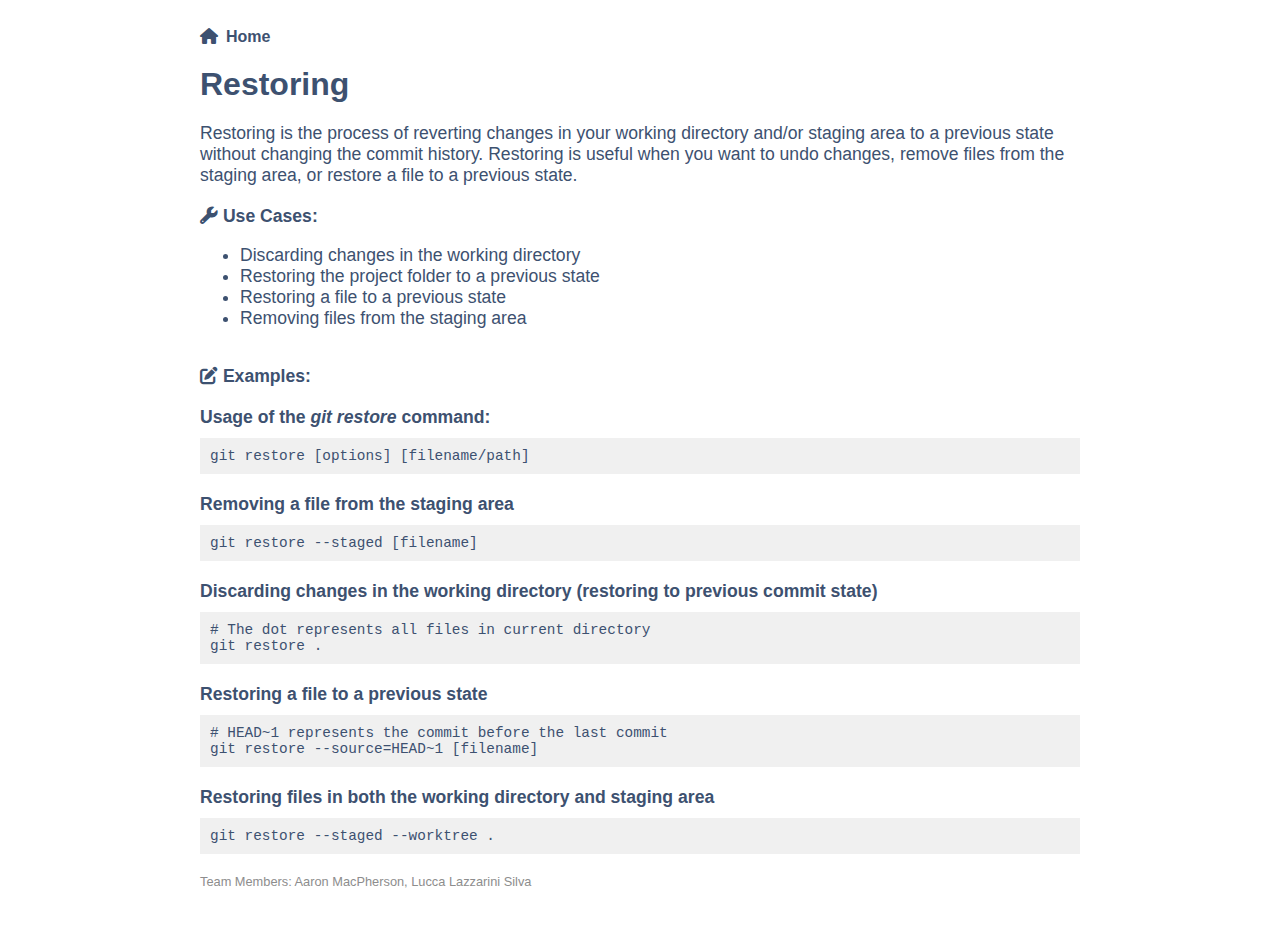
<file: restoring.htm>
<!DOCTYPE html>
<html lang="en">
  <head>
    <meta charset="UTF-8" />
    <meta name="viewport" content="width=device-width, initial-scale=1.0" />
    <title>Git 101 : Restoring</title>
    <link href="lib/fontawesome/css/all.css" rel="stylesheet" />
    <link rel="stylesheet" href="css/styles.css" />
  </head>
  <body class="g-base">
    <main id="p-topic">
      <nav id="s-navigation">
        <div class="nav-link">
          <i class="fas fa-home"></i><a href="index.html">Home</a>
        </div>
      </nav>

      <div id="s-title">Restoring</div>

      <div id="s-definition">
        Restoring is the process of reverting changes in your working directory
        and/or staging area to a previous state without changing the commit history. 
        Restoring is useful when you want to undo changes, remove files from the 
        staging area, or restore a file to a previous state.
      </div>

      <div id="s-use-cases">
        <div><i class="fa-solid fa-wrench"></i> Use Cases:</div>
        <ul>
          <li>Discarding changes in the working directory</li>
          <li>Restoring the project folder to a previous state</li>
          <li>Restoring a file to a previous state</li>
          <li>Removing files from the staging area</li>
        </ul>
      </div>

      <div id="s-examples">
        <div><i class="fa-solid fa-pen-to-square"></i> Examples:</div>
        <div>
          <b>Usage of the <i>git restore</i> command:</b>
          <div class="code">git restore [options] [filename/path]<br /></div>
        </div>
        <div>
          <b>Removing a file from the staging area</b>
          <div class="code">git restore --staged [filename]<br /></div>
        </div>
        <div>
          <b
            >Discarding changes in the working directory (restoring to previous commit state)</b
          >
          <div class="code">
            # The dot represents all files in current directory<br />
            git restore .<br />
          </div>
        </div>
        <div>
          <b>Restoring a file to a previous state</b>
          <div class="code">
            # HEAD~1 represents the commit before the last commit<br />
            git restore --source=HEAD~1 [filename]
          </div>
        </div>
        <div>
          <b>Restoring files in both the working directory and staging area</b>
          <div class="code">
            git restore --staged --worktree .<br />
        </div>
      </div>

      <footer id="s-footer">
        Team Members: Aaron MacPherson, Lucca Lazzarini Silva
      </footer>
    </main>
  </body>
</html>
</file>
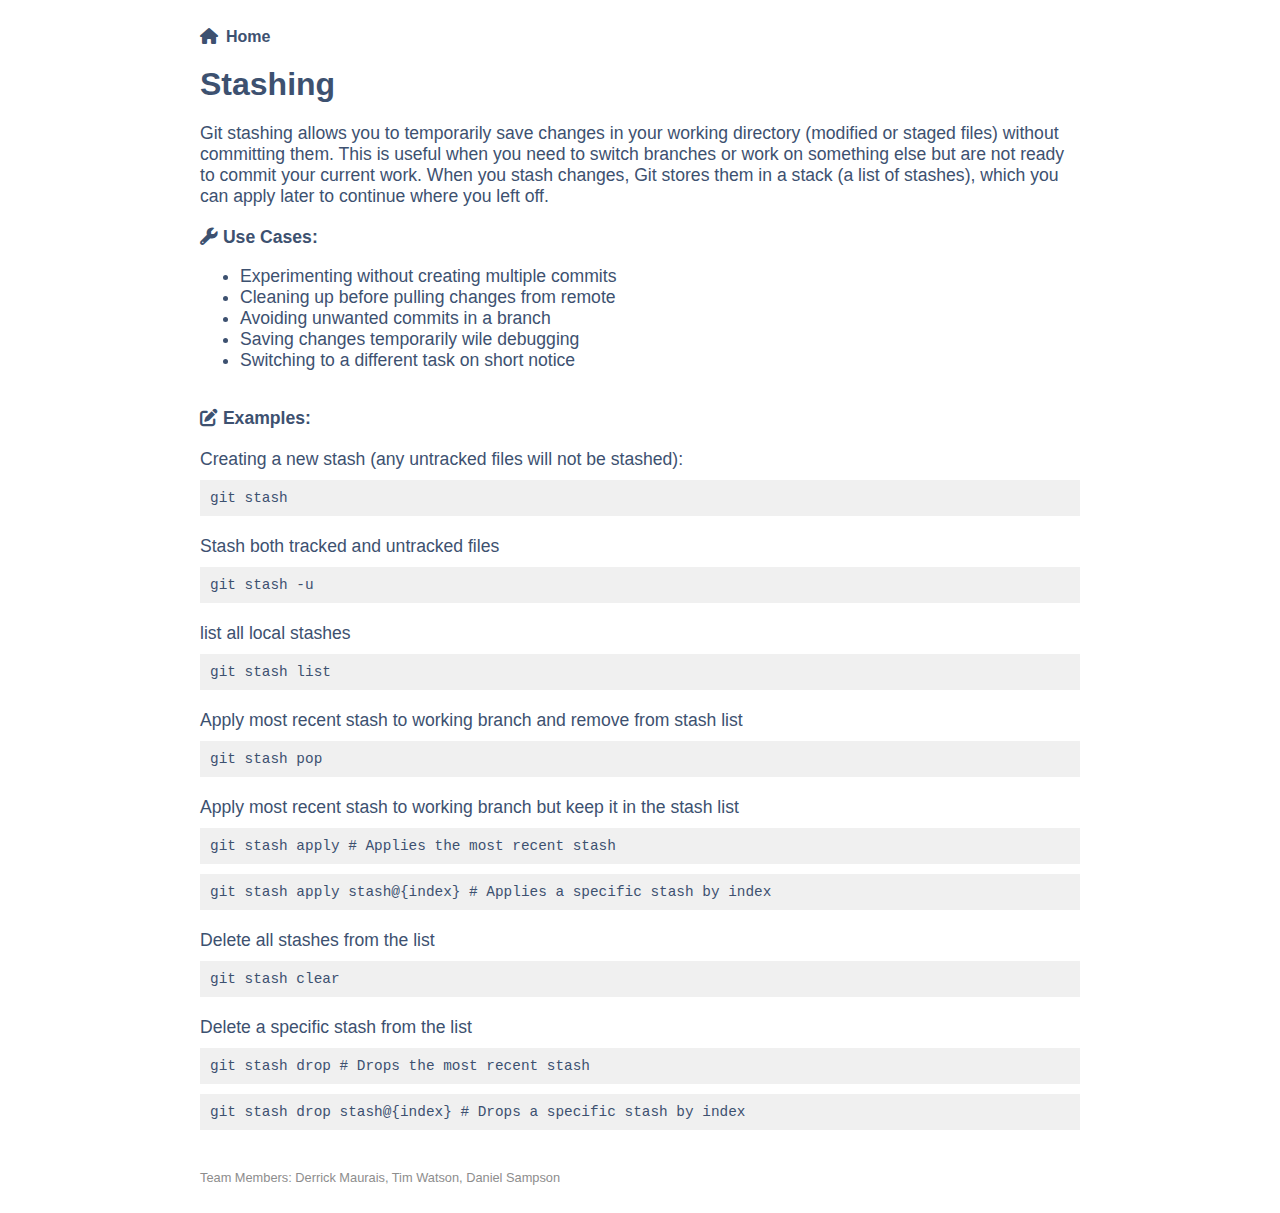
<file: stashing.htm>
<!DOCTYPE html>
<html lang="en">

<head>
  <meta charset="UTF-8">
  <meta name="viewport" content="width=device-width, initial-scale=1.0">
  <title>Git 101 : Stashing</title>
  <link href="lib/fontawesome/css/all.css" rel="stylesheet">
  <link rel="stylesheet" href="css/styles.css">
</head>

<body class="g-base">
  <main id="p-topic">
    <nav id="s-navigation">
      <div class="nav-link">
        <i class="fas fa-home"></i><a href="index.html">Home</a>
      </div>
    </nav>

    <div id="s-title">
      Stashing
    </div>

    <div id="s-definition">
      Git stashing allows you to temporarily save changes in your working directory (modified or
      staged files) without committing them. This is useful when you need to switch branches or work on something else
      but are not ready to commit your current work.

      When you stash changes, Git stores them in a stack (a list of stashes), which you can apply later to continue
      where you left off.
    </div>

    <div id="s-use-cases">
      <div><i class="fa-solid fa-wrench"></i> Use Cases:</div>
      <ul>
        <li>Experimenting without creating multiple commits</li>
        <li>Cleaning up before pulling changes from remote</li>
        <li>Avoiding unwanted commits in a branch</li>
        <li>Saving changes temporarily wile debugging</li>
        <li>Switching to a different task on short notice</li>
      </ul>
    </div>

    <div id="s-examples">
      <div><i class="fa-solid fa-pen-to-square"></i> Examples:</div>
      <div>
        <div>Creating a new stash (any untracked files will not be stashed):</div>
        <div class="code">git stash</div>
      </div>
      <div>
        <div>Stash both tracked and untracked files</div>
        <div class="code">git stash -u</div>
      </div>
      <div>
        <div>list all local stashes</div>
        <div class="code">git stash list</div>
      </div>
      <div>
        <div>Apply most recent stash to working branch and remove from stash list</div>
        <div class="code">git stash pop</div>
      </div>
      <div>
        <div>Apply most recent stash to working branch but keep it in the stash list</div>
        <div class="code">git stash apply  # Applies the most recent stash </div>
        <div class="code">git stash apply stash@{index} # Applies a specific stash by index</div>
      </div>
      <div>
        <div>Delete all stashes from the list</div>
        <div class="code">git stash clear</div>
      </div>
      <div>
        <div>Delete a specific stash from the list</div>
        <div class="code">git stash drop # Drops the most recent stash</div>
        <div class="code">git stash drop stash@{index} # Drops a specific stash by index</div>
      </div>
      
    </div>

    <footer id="s-footer">
      Team Members: Derrick Maurais, Tim Watson, Daniel Sampson
    </footer>
  </main>
</body>

</html>
</file>
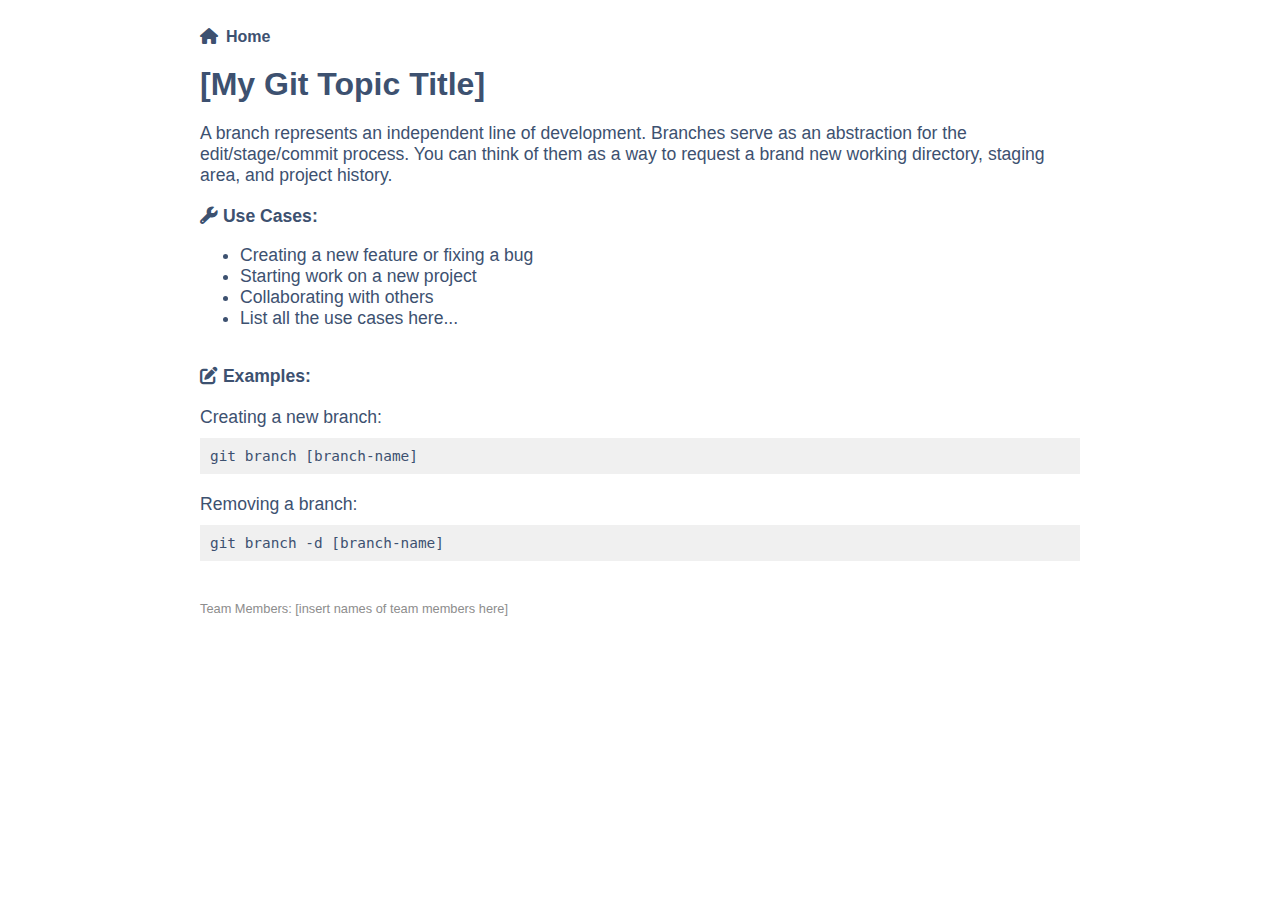
<file: topic01.htm>
<!DOCTYPE html>
<html lang="en">
  <head>
    <meta charset="UTF-8">
    <meta name="viewport" content="width=device-width, initial-scale=1.0">
    <title>Git 101 : [Git Topic Name]</title>
    <link href="lib/fontawesome/css/all.css" rel="stylesheet">
    <link rel="stylesheet" href="css/styles.css">
  </head>
  <body class="g-base">
    <main id="p-topic">
      <nav id="s-navigation">
        <div class="nav-link">
          <i class="fas fa-home"></i><a href="index.html">Home</a>
        </div>
      </nav>
      
      <div id="s-title">
        [My Git Topic Title]
      </div>

      <div id="s-definition">
        A branch represents an independent line of development. Branches serve as an abstraction for the edit/stage/commit process. You can think of them as a way to request a brand new working directory, staging area, and project history.
      </div>

      <div id="s-use-cases">
        <div><i class="fa-solid fa-wrench"></i> Use Cases:</div>
        <ul>
          <li>Creating a new feature or fixing a bug</li>
          <li>Starting work on a new project</li>
          <li>Collaborating with others</li>
          <li>List all the use cases here...</li>
        </ul>
      </div>

      <div id="s-examples">
        <div><i class="fa-solid fa-pen-to-square"></i> Examples:</div>
        <div>
          <div>Creating a new branch:</div>
          <div class="code">git branch [branch-name]</div>
        </div>
        <div>
          <div>Removing a branch:</div>
          <div class="code">git branch -d [branch-name]</div>
        </div>
      </div>

      <footer id="s-footer">
        Team Members: [insert names of team members here]
      </footer>
    </main>
  </body>
</html>
</file>
<file: css/styles.css>
@import url('https://fonts.googleapis.com/css2?family=Share+Tech&display=swap');

/* --------------------------------------------- global styles */
.g-base {
    background-color: #FFFFFF;
    color: #3d5170;
    font-family: Arial, Helvetica, sans-serif;
    font-size: 1rem;
    padding: 20px;
    
    display:flex;
    justify-content: center;
    align-items:center;
}

.g-heading {
    font-family: "share tech";
    font-size: 2.5rem;
    font-weight:bold;
}

.g-sub-heading {
    font-size: 1rem;
    letter-spacing: 6px;
    font-weight: 600;
    color: #6f7276;
}

a {
    text-decoration: none;
    color: #3d5170;
    &:hover {
        text-decoration: underline;
    }
}

/* --------------------------------------------- p-home styling */
#p-home #s-aside {
    max-width: 800px;
    padding-top:10px;
	padding-bottom:10px;
    border-top: dotted 2px #3d5170;
	margin-top:10px;
}

#p-home #s-topic-links {
    font-size: 1.5rem;
    max-width: 880px;
    padding-left:50px;
    padding-top:20px;
    padding-bottom:20px;

    nav {
        display:flex;
        flex-direction: row;
        flex-wrap: nowrap;
        padding-bottom:10px;

        i {
            padding-right: 10px;
        }
    }
}

/* --------------------------------------------- p-thumbnail styling */
#p-topic {
    max-width: 880px;
}

#p-topic #s-navigation {
    padding-bottom:20px;

    i {
        padding-right:8px;
    }

    .nav-link {
        padding-right:20px;
        font-weight:bold;
    }
}

#p-topic #s-title {
    font-size: 2rem;
    font-weight:bold;
    padding-bottom:20px;      
}

#p-topic #s-definition {
    font-size:1.1rem;
    padding-bottom:20px;
}

#p-topic #s-use-cases {
    font-size:1.1rem;
    padding-bottom:10px;

    > div:first-child {
        font-weight: bold;
    }
}

#p-topic #s-common-patterns {
    font-size:1.1rem;
    padding-bottom:20px;
}

#p-topic #s-prevention {
    font-size:1.1rem;
    padding-bottom:20px;
}

#p-topic #s-examples {
    font-size:1.1rem;
    padding-bottom:20px;

    > div:first-child {
        font-weight: bold;
    }

    > div {
        padding-top:10px;
        padding-bottom:10px;
    }

    .code {
        font-family: monospace;
        font-size:0.9rem;
        background-color: #f0f0f0;
        padding: 10px;
        margin-top: 10px;
    }
}

#p-topic #s-footer {
    font-size:0.8rem;
    padding-top:10px;
    font-weight:normal;
    color: #8d8d8d;
}

/* --------------------------------------------- media queries */
@media (max-width: 500px) {
    #p-home #s-topic-links {
        padding-left:0;
    }
}

@media (prefers-color-scheme: dark) {
    .g-base {
        background-color: #191919;
        color: #FFFFFF;
    }

    a, #p-home #s-topic-links i, #p-topic #s-navigation i {
        color: #6d83a4;
    }

    #p-topic #s-examples .code {
        background-color: #434343;
    }
}
</file>
